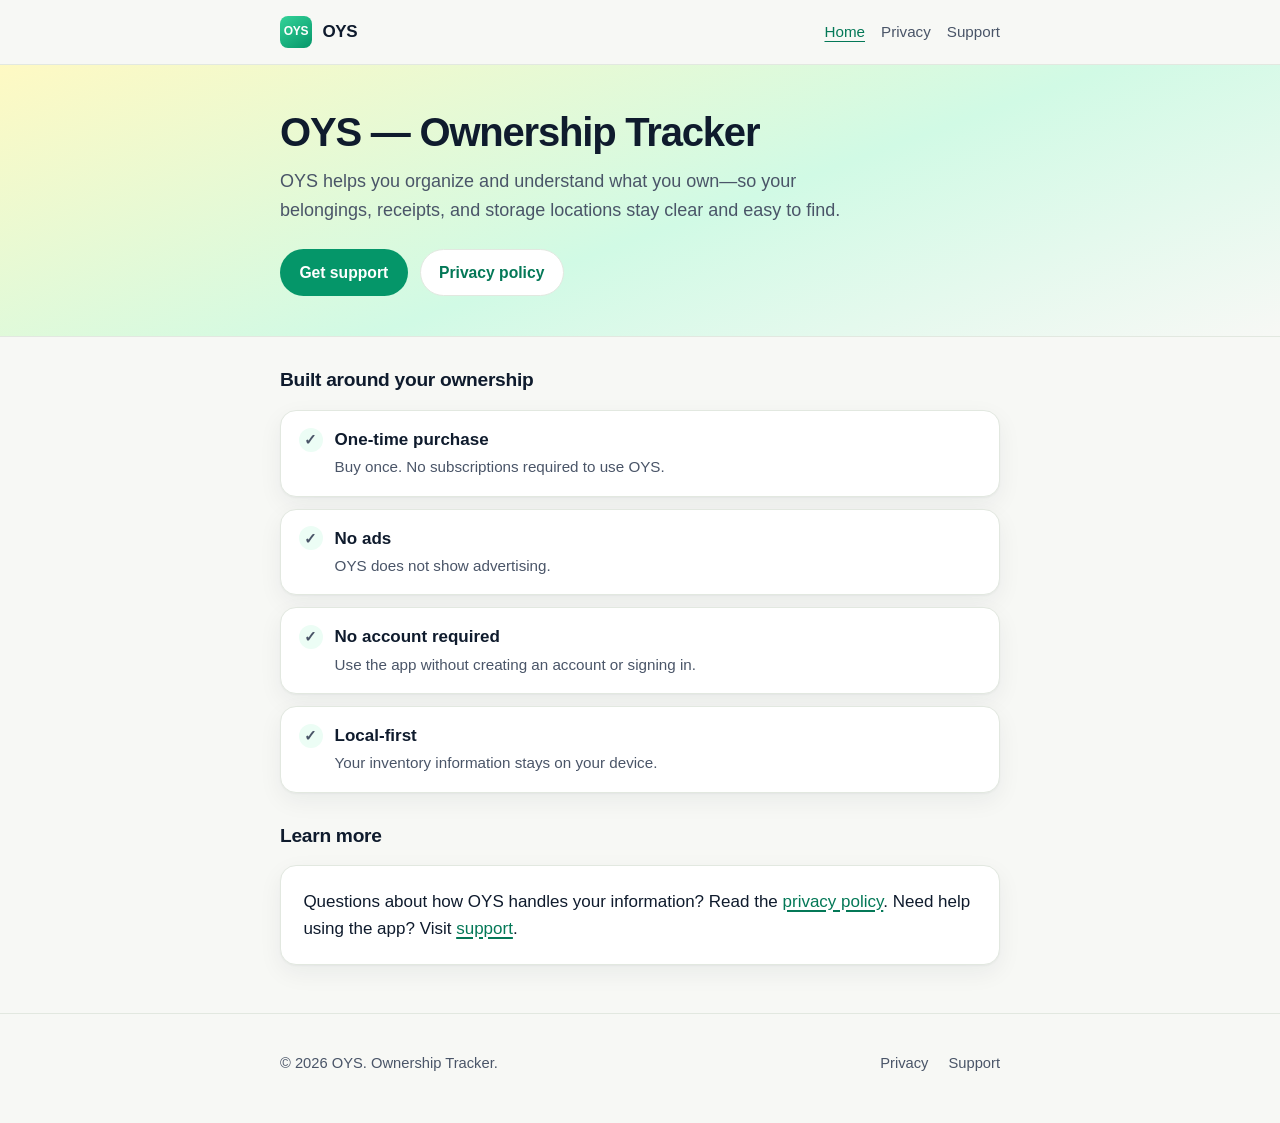
<file: index.html>
<!DOCTYPE html>
<html lang="en">
<head>
  <meta charset="utf-8">
  <meta name="viewport" content="width=device-width, initial-scale=1">
  <meta name="description" content="OYS helps you organize and understand what you own. One-time purchase, no ads, no account required, local-first.">
  <title>OYS — Ownership Tracker</title>
  <link rel="stylesheet" href="styles.css">
</head>
<body>
  <a class="skip-link" href="#main">Skip to content</a>

  <header class="site-header">
    <div class="site-header__inner">
      <a class="brand" href="index.html">
        <span class="brand__mark" aria-hidden="true">OYS</span>
        <span>OYS</span>
      </a>
      <nav class="nav" aria-label="Primary">
        <a href="index.html" aria-current="page">Home</a>
        <a href="privacy.html">Privacy</a>
        <a href="support.html">Support</a>
      </nav>
    </div>
  </header>

  <main id="main">
    <section class="hero" aria-labelledby="hero-heading">
      <div class="hero__content">
        <h1 id="hero-heading">OYS — Ownership Tracker</h1>
        <p class="lede">
          OYS helps you organize and understand what you own—so your belongings,
          receipts, and storage locations stay clear and easy to find.
        </p>
        <div class="actions">
          <a class="button" href="support.html">Get support</a>
          <a class="button button--secondary" href="privacy.html">Privacy policy</a>
        </div>
      </div>
    </section>

    <div class="container">
      <section class="section" aria-labelledby="promises-heading">
        <h2 id="promises-heading">Built around your ownership</h2>
        <ul class="feature-list">
          <li>
            <span class="feature-list__icon" aria-hidden="true">✓</span>
            <div>
              <strong>One-time purchase</strong>
              <span>Buy once. No subscriptions required to use OYS.</span>
            </div>
          </li>
          <li>
            <span class="feature-list__icon" aria-hidden="true">✓</span>
            <div>
              <strong>No ads</strong>
              <span>OYS does not show advertising.</span>
            </div>
          </li>
          <li>
            <span class="feature-list__icon" aria-hidden="true">✓</span>
            <div>
              <strong>No account required</strong>
              <span>Use the app without creating an account or signing in.</span>
            </div>
          </li>
          <li>
            <span class="feature-list__icon" aria-hidden="true">✓</span>
            <div>
              <strong>Local-first</strong>
              <span>Your inventory information stays on your device.</span>
            </div>
          </li>
        </ul>
      </section>

      <section class="section" aria-labelledby="learn-more-heading">
        <h2 id="learn-more-heading">Learn more</h2>
        <div class="card prose">
          <p>
            Questions about how OYS handles your information? Read the
            <a href="privacy.html">privacy policy</a>.
            Need help using the app? Visit
            <a href="support.html">support</a>.
          </p>
        </div>
      </section>
    </div>
  </main>

  <footer class="site-footer">
    <div class="site-footer__inner">
      <p>© 2026 OYS. Ownership Tracker.</p>
      <nav aria-label="Footer">
        <a href="privacy.html">Privacy</a>
        <a href="support.html">Support</a>
      </nav>
    </div>
  </footer>
</body>
</html>
</file>
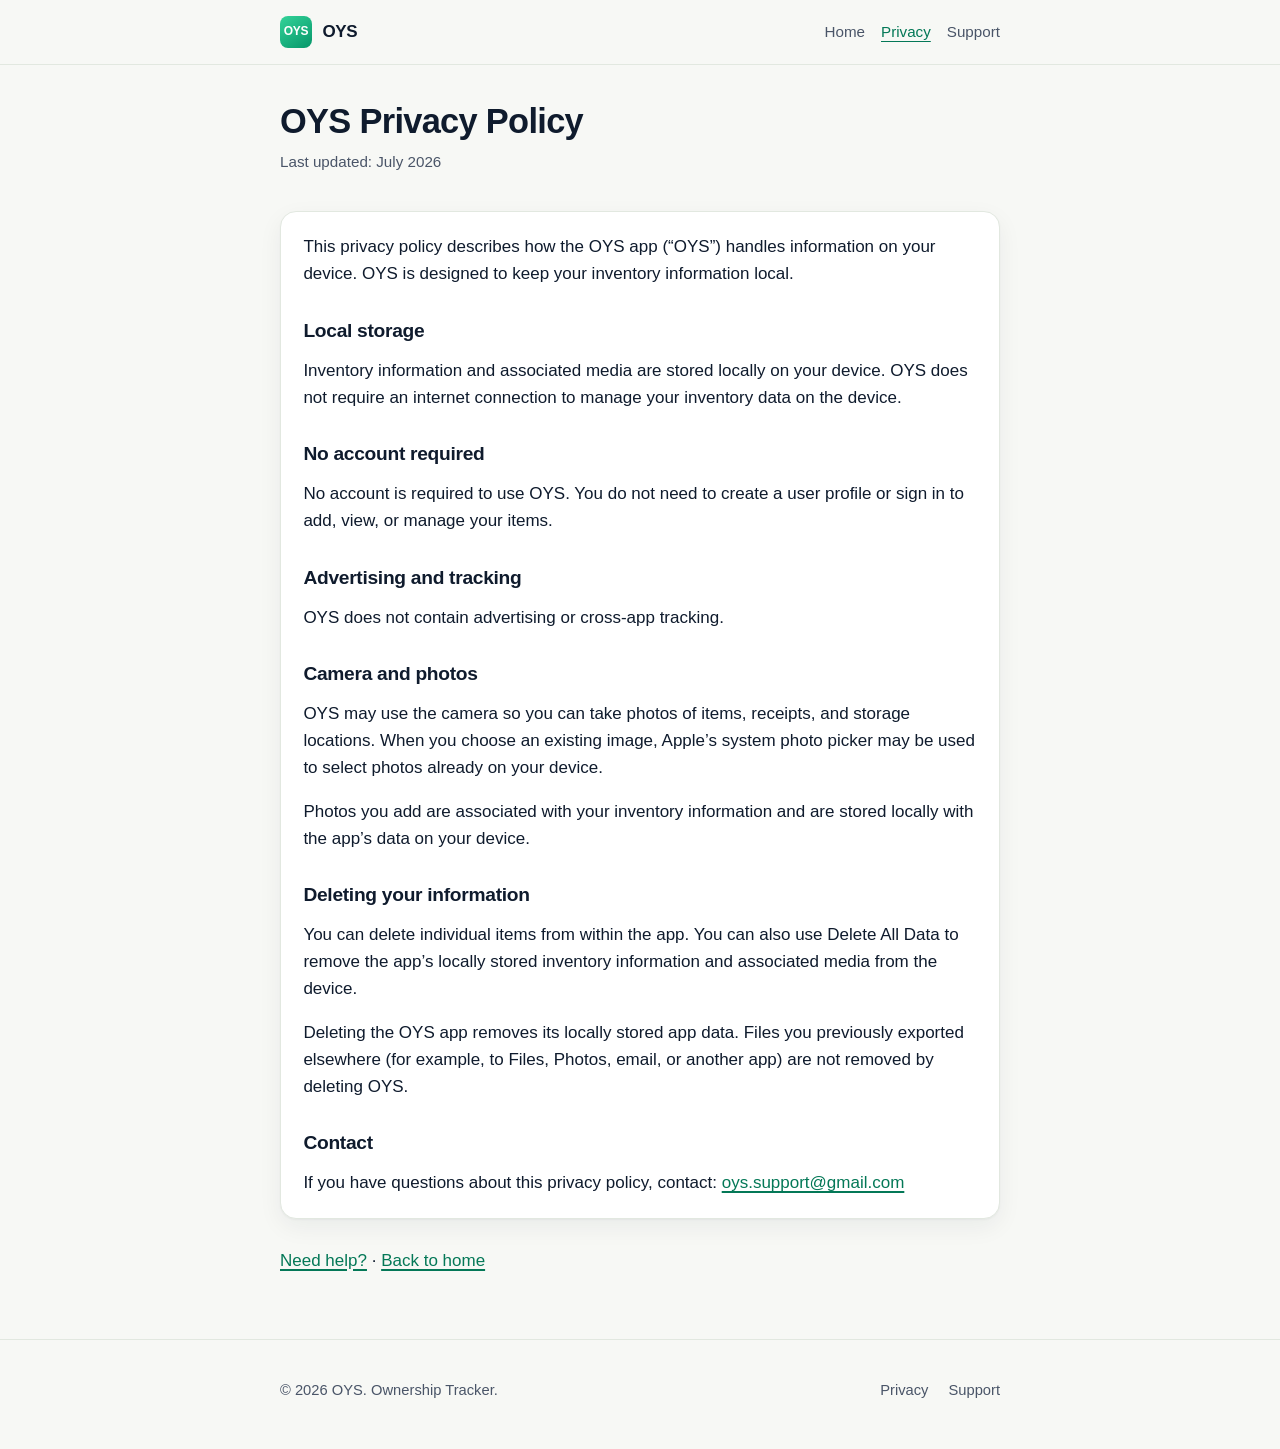
<file: privacy.html>
<!DOCTYPE html>
<html lang="en">
<head>
  <meta charset="utf-8">
  <meta name="viewport" content="width=device-width, initial-scale=1">
  <meta name="description" content="Privacy policy for OYS — Ownership Tracker. Learn how inventory information is stored and managed on your device.">
  <title>OYS Privacy Policy</title>
  <link rel="stylesheet" href="styles.css">
</head>
<body>
  <a class="skip-link" href="#main">Skip to content</a>

  <header class="site-header">
    <div class="site-header__inner">
      <a class="brand" href="index.html">
        <span class="brand__mark" aria-hidden="true">OYS</span>
        <span>OYS</span>
      </a>
      <nav class="nav" aria-label="Primary">
        <a href="index.html">Home</a>
        <a href="privacy.html" aria-current="page">Privacy</a>
        <a href="support.html">Support</a>
      </nav>
    </div>
  </header>

  <main id="main">
    <div class="container">
      <header class="page-header">
        <h1>OYS Privacy Policy</h1>
        <p class="meta">Last updated: July 2026</p>
      </header>

      <article class="card prose section">
        <p>
          This privacy policy describes how the OYS app (“OYS”) handles
          information on your device. OYS is designed to keep your inventory
          information local.
        </p>

        <h2>Local storage</h2>
        <p>
          Inventory information and associated media are stored locally on your
          device. OYS does not require an internet connection to manage your
          inventory data on the device.
        </p>

        <h2>No account required</h2>
        <p>
          No account is required to use OYS. You do not need to create a user
          profile or sign in to add, view, or manage your items.
        </p>

        <h2>Advertising and tracking</h2>
        <p>
          OYS does not contain advertising or cross-app tracking.
        </p>

        <h2>Camera and photos</h2>
        <p>
          OYS may use the camera so you can take photos of items, receipts, and
          storage locations. When you choose an existing image, Apple’s system
          photo picker may be used to select photos already on your device.
        </p>
        <p>
          Photos you add are associated with your inventory information and are
          stored locally with the app’s data on your device.
        </p>

        <h2>Deleting your information</h2>
        <p>
          You can delete individual items from within the app. You can also use
          Delete All Data to remove the app’s locally stored inventory
          information and associated media from the device.
        </p>
        <p>
          Deleting the OYS app removes its locally stored app data. Files you
          previously exported elsewhere (for example, to Files, Photos, email,
          or another app) are not removed by deleting OYS.
        </p>

        <h2>Contact</h2>
        <p>
          If you have questions about this privacy policy, contact:
          <a href="mailto:oys.support@gmail.com">oys.support@gmail.com</a>
        </p>
      </article>

      <p class="section">
        <a href="support.html">Need help?</a>
        ·
        <a href="index.html">Back to home</a>
      </p>
    </div>
  </main>

  <footer class="site-footer">
    <div class="site-footer__inner">
      <p>© 2026 OYS. Ownership Tracker.</p>
      <nav aria-label="Footer">
        <a href="privacy.html">Privacy</a>
        <a href="support.html">Support</a>
      </nav>
    </div>
  </footer>
</body>
</html>
</file>
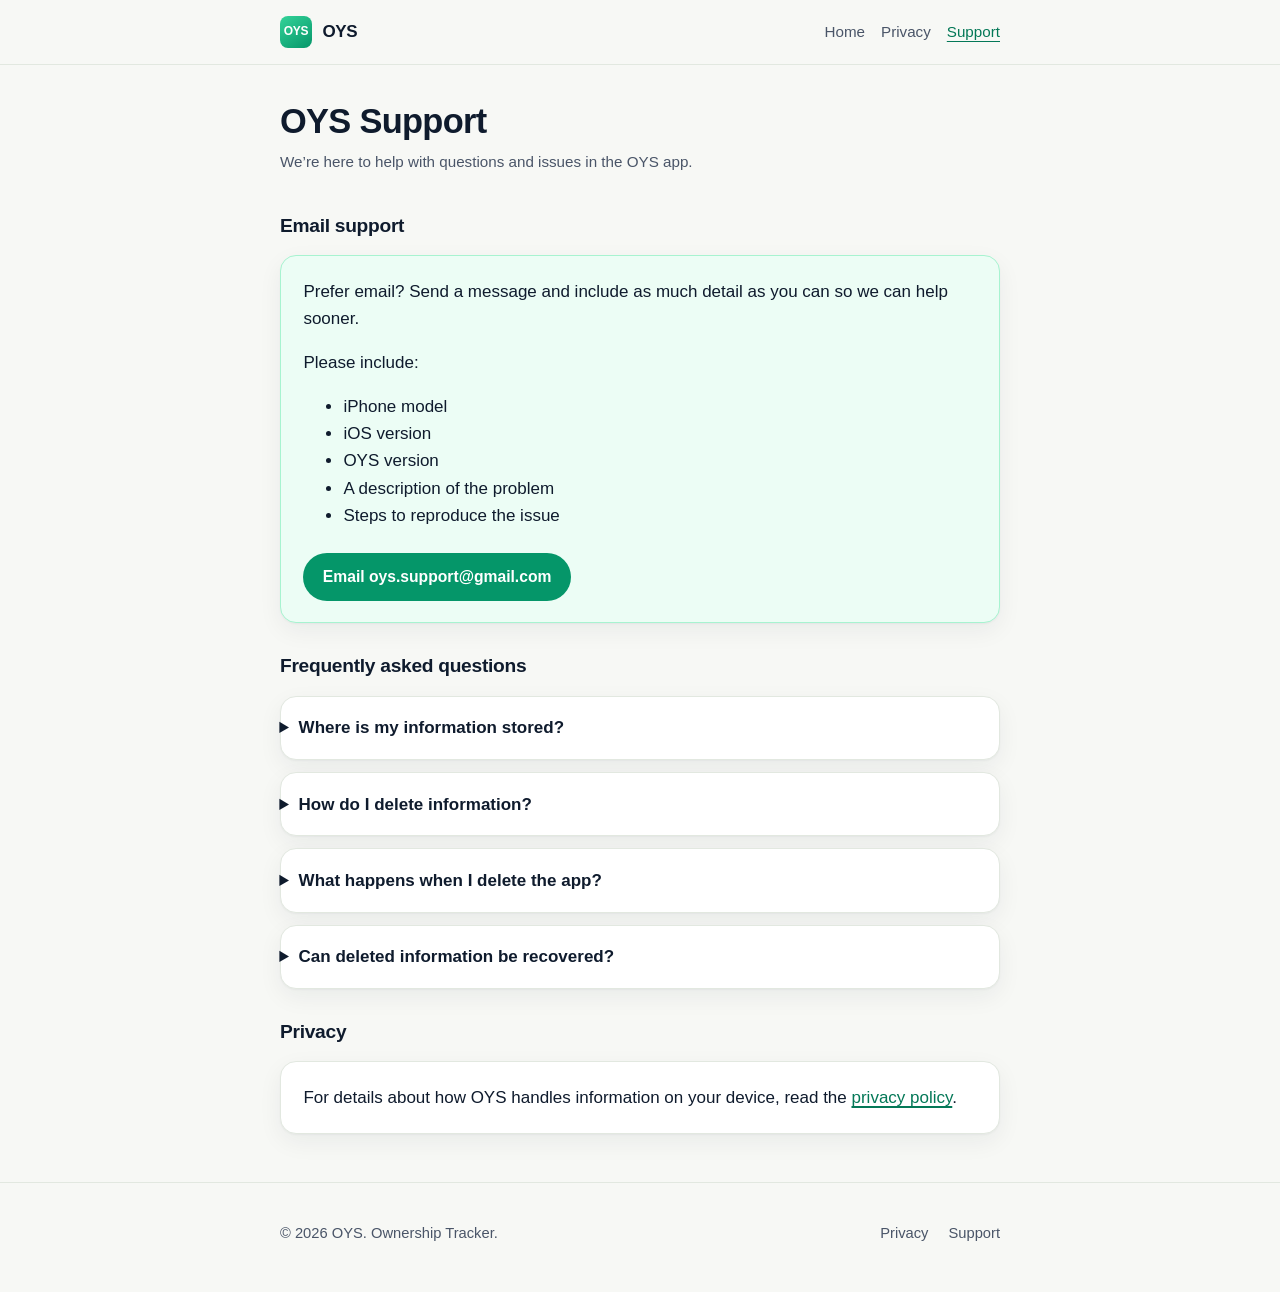
<file: support.html>
<!DOCTYPE html>
<html lang="en">
<head>
  <meta charset="utf-8">
  <meta name="viewport" content="width=device-width, initial-scale=1">
  <meta name="description" content="Get support for OYS — Ownership Tracker. Contact email support and find answers to common questions.">
  <title>OYS Support</title>
  <link rel="stylesheet" href="styles.css">
</head>
<body>
  <a class="skip-link" href="#main">Skip to content</a>

  <header class="site-header">
    <div class="site-header__inner">
      <a class="brand" href="index.html">
        <span class="brand__mark" aria-hidden="true">OYS</span>
        <span>OYS</span>
      </a>
      <nav class="nav" aria-label="Primary">
        <a href="index.html">Home</a>
        <a href="privacy.html">Privacy</a>
        <a href="support.html" aria-current="page">Support</a>
      </nav>
    </div>
  </header>

  <main id="main">
    <div class="container">
      <header class="page-header">
        <h1>OYS Support</h1>
        <p class="meta">We’re here to help with questions and issues in the OYS app.</p>
      </header>

      <section class="section" aria-labelledby="contact-heading">
        <h2 id="contact-heading">Email support</h2>
        <div class="card contact-box">
          <p>
            Prefer email? Send a message and include as much detail as you can
            so we can help sooner.
          </p>
          <p>
            Please include:
          </p>
          <ul>
            <li>iPhone model</li>
            <li>iOS version</li>
            <li>OYS version</li>
            <li>A description of the problem</li>
            <li>Steps to reproduce the issue</li>
          </ul>
          <div class="actions">
            <a
              class="button"
              href="mailto:oys.support@gmail.com?subject=OYS%20Support"
            >
              Email oys.support@gmail.com
            </a>
          </div>
        </div>
      </section>

      <section class="section faq" aria-labelledby="faq-heading">
        <h2 id="faq-heading">Frequently asked questions</h2>

        <details>
          <summary>Where is my information stored?</summary>
          <p>
            Inventory information and associated media are stored locally on
            your device. OYS does not require an account to keep your data on
            the device.
          </p>
        </details>

        <details>
          <summary>How do I delete information?</summary>
          <p>
            You can delete individual items in the app. To remove everything the
            app stores locally, use Delete All Data.
          </p>
        </details>

        <details>
          <summary>What happens when I delete the app?</summary>
          <p>
            Deleting OYS removes its locally stored app data from your device.
            Files you exported elsewhere are not removed when you delete the app.
          </p>
        </details>

        <details>
          <summary>Can deleted information be recovered?</summary>
          <p>
            Information deleted from the app, or removed when you delete the
            app, is not available to recover through OYS. If you exported copies
            elsewhere, those copies remain where you saved them.
          </p>
        </details>
      </section>

      <section class="section" aria-labelledby="privacy-link-heading">
        <h2 id="privacy-link-heading">Privacy</h2>
        <div class="card prose">
          <p>
            For details about how OYS handles information on your device, read
            the <a href="privacy.html">privacy policy</a>.
          </p>
        </div>
      </section>
    </div>
  </main>

  <footer class="site-footer">
    <div class="site-footer__inner">
      <p>© 2026 OYS. Ownership Tracker.</p>
      <nav aria-label="Footer">
        <a href="privacy.html">Privacy</a>
        <a href="support.html">Support</a>
      </nav>
    </div>
  </footer>
</body>
</html>
</file>
<file: styles.css>
:root {
  --bg: #f7f8f5;
  --bg-card: #ffffff;
  --text: #0f1b2d;
  --text-muted: #4a5568;
  --accent: #059669;
  --accent-dark: #047857;
  --accent-soft: #ecfdf5;
  --border: #e2e8e0;
  --hero-start: #fef9c3;
  --hero-end: #d1fae5;
  --focus: #0f766e;
  --shadow: 0 1px 2px rgba(15, 27, 45, 0.04), 0 8px 24px rgba(15, 27, 45, 0.06);
  --radius: 16px;
  --radius-sm: 10px;
  --max-width: 720px;
  --space: 1.25rem;
}

*,
*::before,
*::after {
  box-sizing: border-box;
}

html {
  scroll-behavior: smooth;
}

body {
  margin: 0;
  min-height: 100vh;
  font-family: -apple-system, BlinkMacSystemFont, "Segoe UI", Roboto, Helvetica, Arial, sans-serif;
  font-size: 1.0625rem;
  line-height: 1.6;
  color: var(--text);
  background-color: var(--bg);
  -webkit-font-smoothing: antialiased;
}

img {
  max-width: 100%;
  height: auto;
}

a {
  color: var(--accent-dark);
  text-decoration-thickness: 1.5px;
  text-underline-offset: 0.18em;
}

a:hover {
  color: var(--accent);
}

a:focus-visible,
button:focus-visible,
.button:focus-visible {
  outline: 3px solid var(--focus);
  outline-offset: 3px;
}

.skip-link {
  position: absolute;
  left: 0.75rem;
  top: -3rem;
  z-index: 100;
  padding: 0.5rem 0.85rem;
  background: var(--text);
  color: #fff;
  border-radius: var(--radius-sm);
  text-decoration: none;
}

.skip-link:focus {
  top: 0.75rem;
}

.site-header {
  border-bottom: 1px solid var(--border);
  background: rgba(247, 248, 245, 0.92);
  backdrop-filter: blur(8px);
}

.site-header__inner,
.site-footer__inner,
.container {
  width: min(100% - 2rem, var(--max-width));
  margin-inline: auto;
}

.site-header__inner {
  display: flex;
  align-items: center;
  justify-content: space-between;
  gap: 1rem;
  padding: 1rem 0;
}

.brand {
  display: inline-flex;
  align-items: center;
  gap: 0.65rem;
  color: var(--text);
  text-decoration: none;
  font-weight: 700;
  letter-spacing: -0.02em;
}

.brand:hover {
  color: var(--text);
}

.brand__mark {
  display: inline-grid;
  place-items: center;
  width: 2rem;
  height: 2rem;
  border-radius: 8px;
  background: linear-gradient(145deg, #34d399, #059669);
  color: #fff;
  font-size: 0.75rem;
  font-weight: 800;
}

.nav {
  display: flex;
  flex-wrap: wrap;
  gap: 0.35rem 1rem;
}

.nav a {
  color: var(--text-muted);
  text-decoration: none;
  font-size: 0.95rem;
  font-weight: 500;
}

.nav a:hover,
.nav a[aria-current="page"] {
  color: var(--accent-dark);
}

.nav a[aria-current="page"] {
  text-decoration: underline;
  text-underline-offset: 0.25em;
}

main {
  padding-bottom: 3rem;
}

.hero {
  background: linear-gradient(160deg, var(--hero-start) 0%, var(--hero-end) 55%, var(--bg) 100%);
  border-bottom: 1px solid var(--border);
  padding: 2.75rem 0 2.5rem;
}

.hero__content {
  width: min(100% - 2rem, var(--max-width));
  margin-inline: auto;
}

.hero h1 {
  margin: 0 0 0.75rem;
  font-size: clamp(1.85rem, 5vw, 2.5rem);
  line-height: 1.15;
  letter-spacing: -0.03em;
}

.hero .lede {
  margin: 0;
  max-width: 36rem;
  color: var(--text-muted);
  font-size: 1.125rem;
}

.page-header {
  padding: 2.25rem 0 0.5rem;
}

.page-header h1 {
  margin: 0 0 0.5rem;
  font-size: clamp(1.65rem, 4.5vw, 2.15rem);
  letter-spacing: -0.02em;
  line-height: 1.2;
}

.meta {
  margin: 0;
  color: var(--text-muted);
  font-size: 0.95rem;
}

.section {
  margin-top: 1.75rem;
}

.section h2 {
  margin: 0 0 0.85rem;
  font-size: 1.2rem;
  letter-spacing: -0.015em;
}

.card {
  background: var(--bg-card);
  border: 1px solid var(--border);
  border-radius: var(--radius);
  box-shadow: var(--shadow);
  padding: 1.35rem 1.4rem;
}

.card + .card {
  margin-top: 1rem;
}

.card p:first-child {
  margin-top: 0;
}

.card p:last-child {
  margin-bottom: 0;
}

.feature-list {
  list-style: none;
  margin: 0;
  padding: 0;
  display: grid;
  gap: 0.75rem;
}

.feature-list li {
  display: flex;
  align-items: flex-start;
  gap: 0.75rem;
  padding: 0.95rem 1.1rem;
  background: var(--bg-card);
  border: 1px solid var(--border);
  border-radius: var(--radius);
  box-shadow: var(--shadow);
}

.feature-list__icon {
  flex-shrink: 0;
  width: 1.5rem;
  height: 1.5rem;
  margin-top: 0.1rem;
  border-radius: 999px;
  background: var(--accent-soft);
  color: var(--accent-dark);
  display: inline-grid;
  place-items: center;
  font-size: 0.85rem;
  font-weight: 700;
  line-height: 1;
}

.feature-list strong {
  display: block;
  color: var(--text);
}

.feature-list span {
  color: var(--text-muted);
  font-size: 0.95rem;
}

.actions {
  display: flex;
  flex-wrap: wrap;
  gap: 0.75rem;
  margin-top: 1.5rem;
}

.button {
  display: inline-flex;
  align-items: center;
  justify-content: center;
  gap: 0.4rem;
  min-height: 2.75rem;
  padding: 0.65rem 1.15rem;
  border-radius: 999px;
  border: 1px solid transparent;
  background: var(--accent);
  color: #fff;
  font: inherit;
  font-weight: 600;
  font-size: 0.98rem;
  text-decoration: none;
  cursor: pointer;
}

.button:hover {
  background: var(--accent-dark);
  color: #fff;
}

.button--secondary {
  background: var(--bg-card);
  color: var(--accent-dark);
  border-color: var(--border);
}

.button--secondary:hover {
  background: var(--accent-soft);
  color: var(--accent-dark);
}

.prose p,
.prose ul,
.prose ol {
  margin: 0 0 1rem;
  color: var(--text);
}

.prose ul,
.prose ol {
  padding-left: 1.25rem;
}

.prose li + li {
  margin-top: 0.4rem;
}

.prose h2 {
  margin: 1.75rem 0 0.65rem;
  font-size: 1.2rem;
}

.faq details {
  border: 1px solid var(--border);
  border-radius: var(--radius);
  background: var(--bg-card);
  box-shadow: var(--shadow);
  padding: 0.15rem 1.1rem;
}

.faq details + details {
  margin-top: 0.75rem;
}

.faq summary {
  cursor: pointer;
  font-weight: 600;
  padding: 0.95rem 0;
  list-style-position: outside;
}

.faq summary:focus-visible {
  outline: 3px solid var(--focus);
  outline-offset: 2px;
  border-radius: 4px;
}

.faq details p {
  margin: 0 0 1rem;
  color: var(--text-muted);
}

.contact-box {
  background: var(--accent-soft);
  border: 1px solid #a7f3d0;
}

.site-footer {
  margin-top: auto;
  border-top: 1px solid var(--border);
  padding: 1.5rem 0 2rem;
  color: var(--text-muted);
  font-size: 0.92rem;
}

.site-footer__inner {
  display: flex;
  flex-wrap: wrap;
  gap: 0.75rem 1.5rem;
  justify-content: space-between;
  align-items: center;
}

.site-footer nav {
  display: flex;
  flex-wrap: wrap;
  gap: 0.75rem 1.25rem;
}

.site-footer a {
  color: var(--text-muted);
  text-decoration: none;
}

.site-footer a:hover {
  color: var(--accent-dark);
  text-decoration: underline;
}

@media (max-width: 480px) {
  .site-header__inner {
    flex-direction: column;
    align-items: flex-start;
  }

  .actions {
    flex-direction: column;
  }

  .button {
    width: 100%;
  }

  .site-footer__inner {
    flex-direction: column;
    align-items: flex-start;
  }
}
</file>
